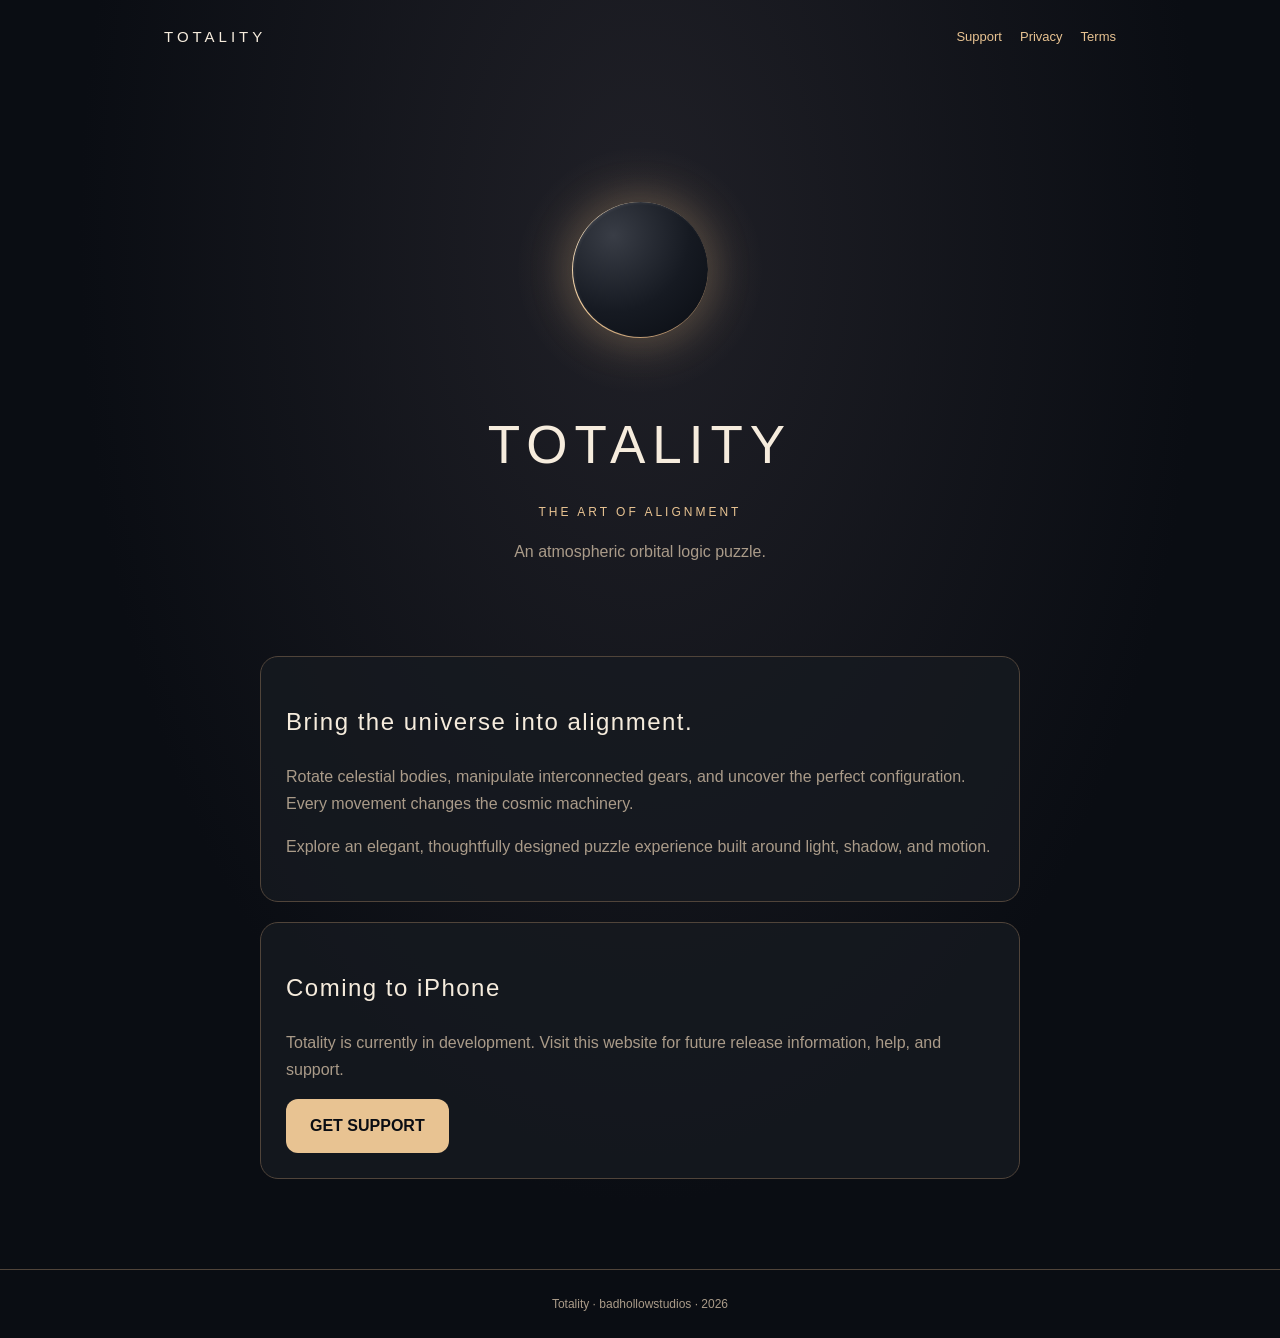
<file: index.html>
<!doctype html>
<html lang="en">
<head>
  <meta charset="utf-8">
  <meta name="viewport" content="width=device-width, initial-scale=1">
  <meta name="theme-color" content="#0a0d13">
  <meta name="description" content="Totality is an atmospheric orbital logic puzzle game featuring celestial alignments, interconnected gears, and eclipses.">
  <title>Totality — The Art of Alignment</title>
  <link rel="stylesheet" href="styles.css">
</head>
<body>
  <header class="site-header">
    <a class="brand" href="./">TOTALITY</a>
    <nav aria-label="Main navigation">
      <a href="support.html">Support</a>
      <a href="privacy.html">Privacy</a>
      <a href="terms.html">Terms</a>
    </nav>
  </header>

  <main>
    <section class="hero">
      <div class="eclipse" role="img" aria-label="Animated solar eclipse">
        <div class="sun"></div>
        <div class="moon"></div>
      </div>
      <h1>TOTALITY</h1>
      <p class="subtitle">THE ART OF ALIGNMENT</p>
      <p>An atmospheric orbital logic puzzle.</p>
    </section>

    <section class="card">
      <h2>Bring the universe into alignment.</h2>
      <p>
        Rotate celestial bodies, manipulate interconnected
        gears, and uncover the perfect configuration.
        Every movement changes the cosmic machinery.
      </p>
      <p>
        Explore an elegant, thoughtfully designed puzzle
        experience built around light, shadow, and motion.
      </p>
    </section>

    <section class="card">
      <h2>Coming to iPhone</h2>
      <p>
        Totality is currently in development.
        Visit this website for future release information,
        help, and support.
      </p>
      <a class="button" href="support.html">GET SUPPORT</a>
    </section>
  </main>

  <footer>
    Totality · badhollowstudios · 2026
  </footer>
</body>
</html>
</file>
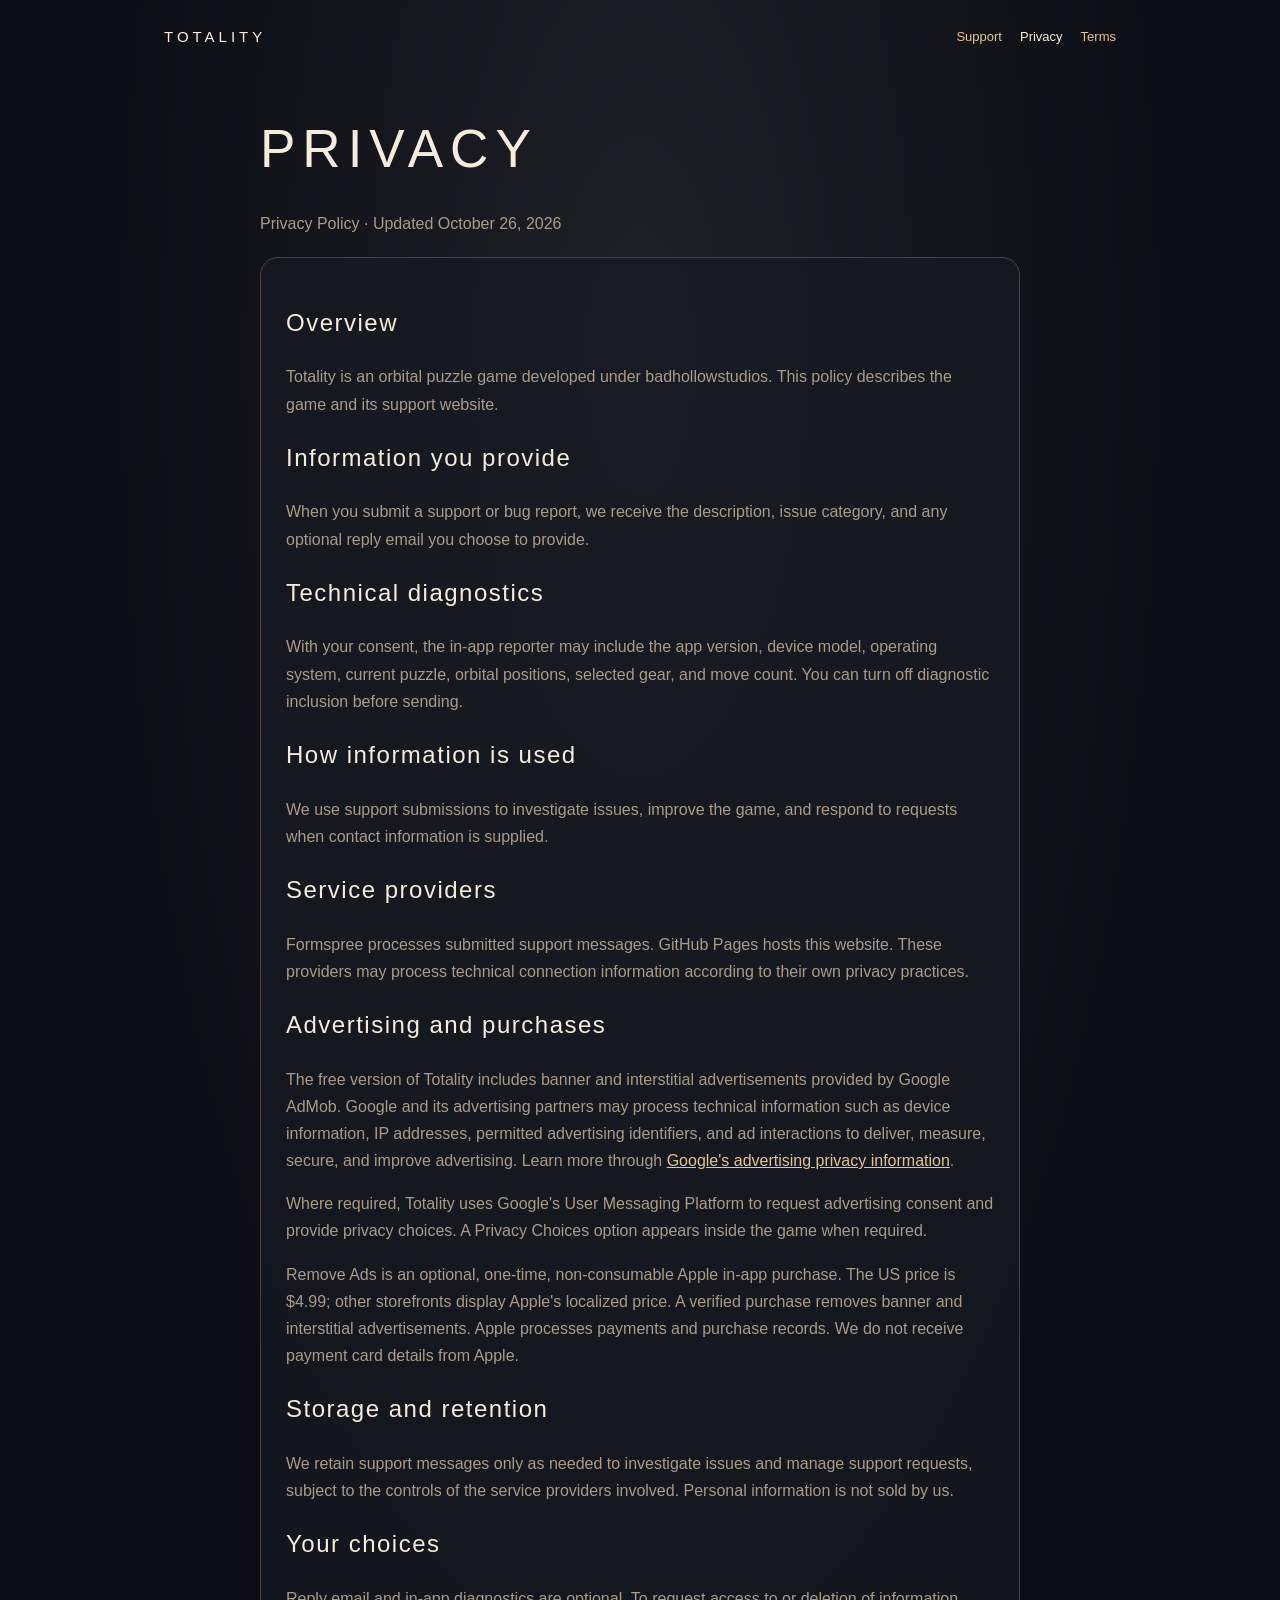
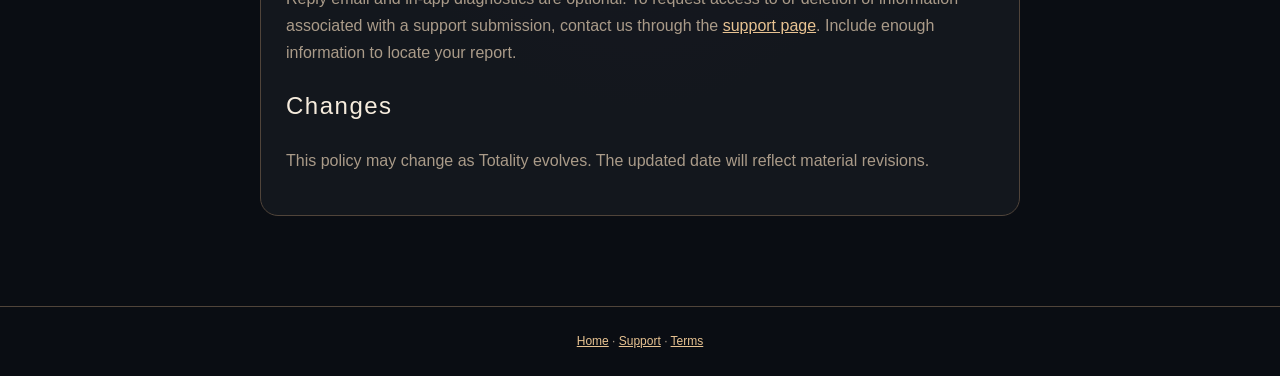
<file: privacy.html>
<!doctype html>
<html lang="en">
<head>
  <meta charset="utf-8">
  <meta name="viewport" content="width=device-width, initial-scale=1">
  <meta name="theme-color" content="#0a0d13">
  <title>Privacy Policy — Totality</title>
  <link rel="stylesheet" href="styles.css">
</head>
<body>
  <header class="site-header">
    <a class="brand" href="./">TOTALITY</a>
    <nav aria-label="Main navigation">
      <a href="support.html">Support</a>
      <a href="privacy.html" aria-current="page">Privacy</a>
      <a href="terms.html">Terms</a>
    </nav>
  </header>

  <main>
    <h1>PRIVACY</h1>
    <p>Privacy Policy · Updated October 26, 2026</p>

    <section class="card">
      <h2>Overview</h2>
      <p>
        Totality is an orbital puzzle game developed
        under badhollowstudios. This policy describes
        the game and its support website.
      </p>

      <h2>Information you provide</h2>
      <p>
        When you submit a support or bug report, we receive
        the description, issue category, and any optional
        reply email you choose to provide.
      </p>

      <h2>Technical diagnostics</h2>
      <p>
        With your consent, the in-app reporter may include
        the app version, device model, operating system,
        current puzzle, orbital positions, selected gear,
        and move count. You can turn off diagnostic
        inclusion before sending.
      </p>

      <h2>How information is used</h2>
      <p>
        We use support submissions to investigate issues,
        improve the game, and respond to requests when
        contact information is supplied.
      </p>

      <h2>Service providers</h2>
      <p>
        Formspree processes submitted support messages.
        GitHub Pages hosts this website. These providers
        may process technical connection information
        according to their own privacy practices.
      </p>

      <h2>Advertising and purchases</h2>
      <p>
        The free version of Totality includes banner and
        interstitial advertisements provided by Google AdMob.
        Google and its advertising partners may process
        technical information such as device information,
        IP addresses, permitted advertising identifiers,
        and ad interactions to deliver, measure, secure,
        and improve advertising.
        Learn more through
        <a href="https://policies.google.com/technologies/ads">Google's advertising privacy information</a>.
      </p>
      <p>
        Where required, Totality uses Google's User Messaging
        Platform to request advertising consent and provide
        privacy choices. A Privacy Choices option appears
        inside the game when required.
      </p>
      <p>
        Remove Ads is an optional, one-time, non-consumable
        Apple in-app purchase. The US price is $4.99;
        other storefronts display Apple's localized price.
        A verified purchase removes banner and interstitial
        advertisements. Apple processes payments and
        purchase records. We do not receive payment card
        details from Apple.
      </p>
      <h2>Storage and retention</h2>
      <p>
        We retain support messages only as needed to
        investigate issues and manage support requests,
        subject to the controls of the service providers
        involved. Personal information is not sold by us.
      </p>

      <h2>Your choices</h2>
      <p>
        Reply email and in-app diagnostics are optional.
        To request access to or deletion of information
        associated with a support submission, contact us
        through the <a href="support.html">support page</a>.
        Include enough information to locate your report.
      </p>

      <h2>Changes</h2>
      <p>
        This policy may change as Totality evolves.
        The updated date will reflect material revisions.
      </p>
    </section>
  </main>

  <footer>
    <a href="./">Home</a> ·
    <a href="support.html">Support</a> ·
    <a href="terms.html">Terms</a>
  </footer>
</body>
</html>
</file>
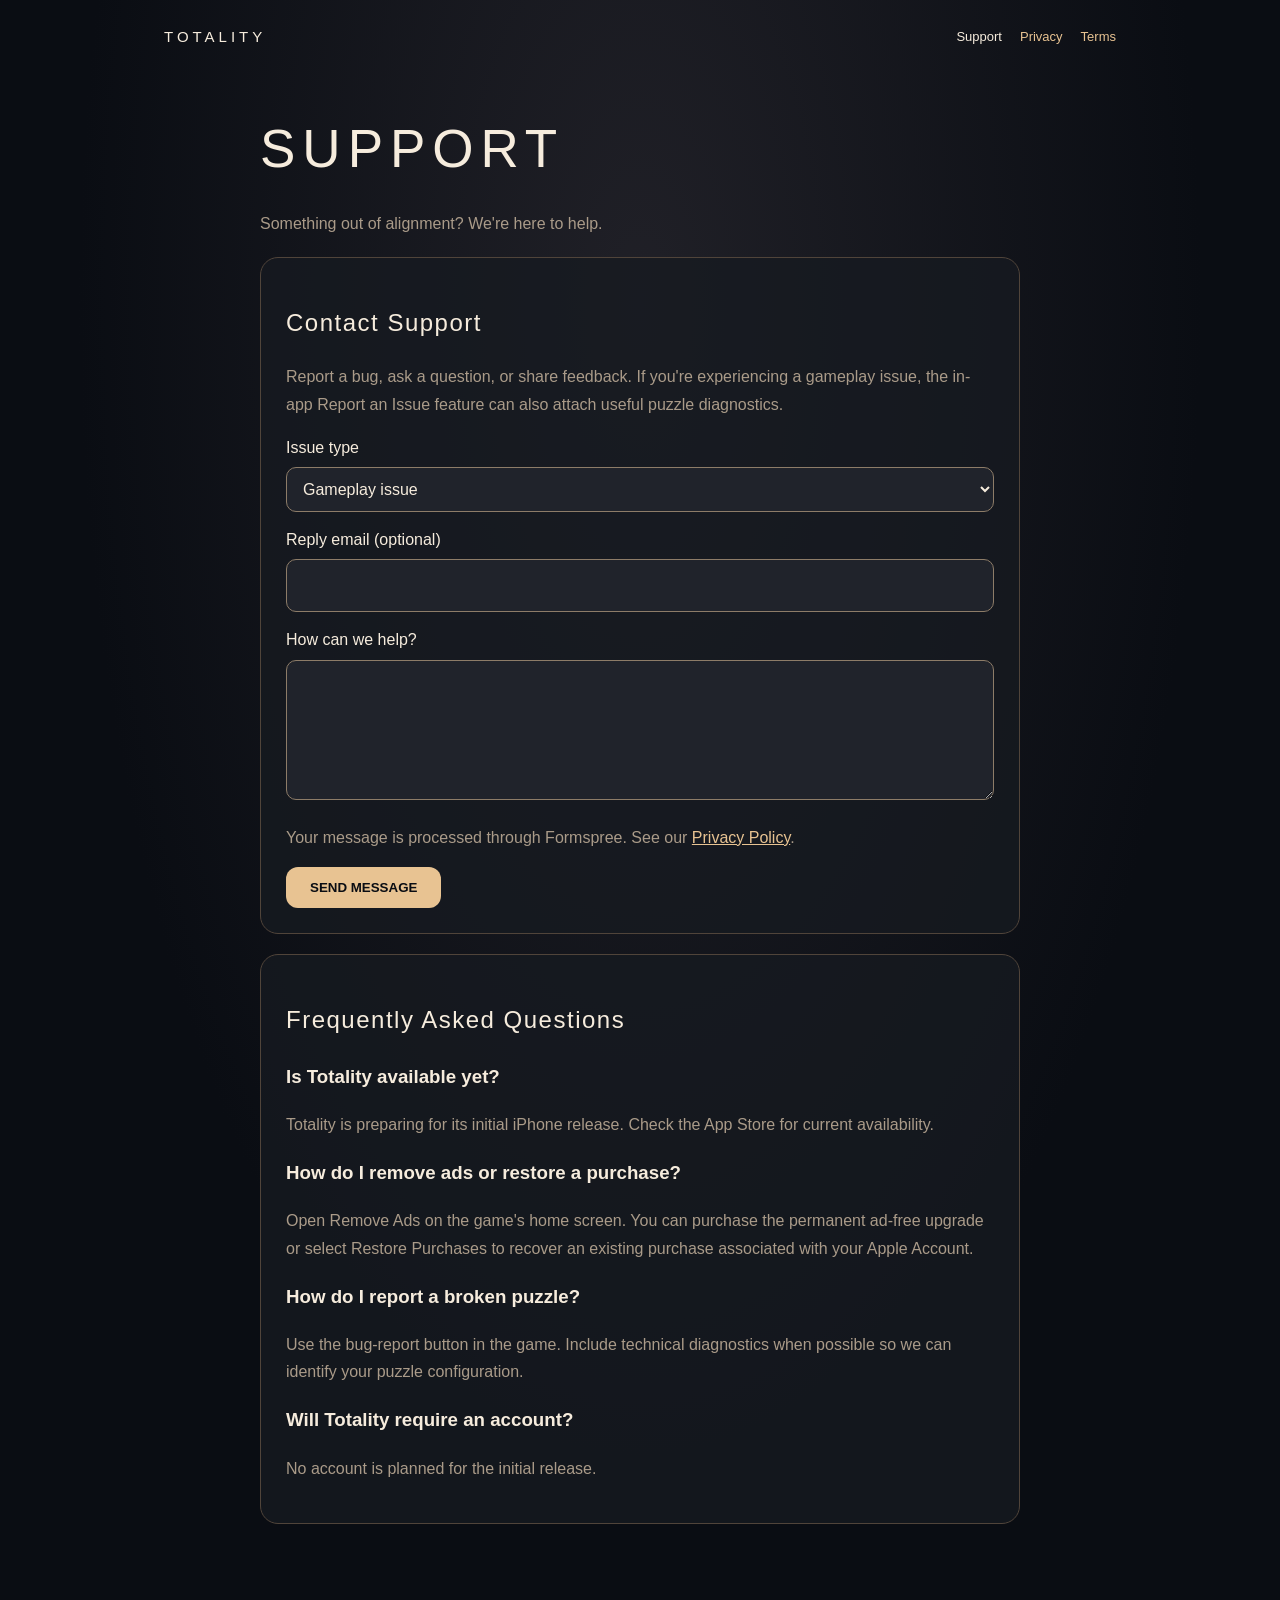
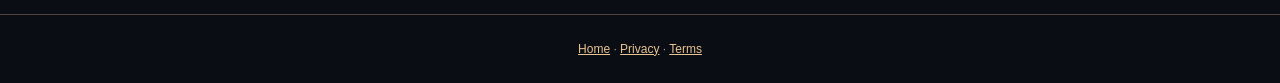
<file: support.html>
<!doctype html>
<html lang="en">
<head>
  <meta charset="utf-8">
  <meta name="viewport" content="width=device-width, initial-scale=1">
  <meta name="theme-color" content="#0a0d13">
  <title>Support — Totality</title>
  <link rel="stylesheet" href="styles.css">
</head>
<body>
  <header class="site-header">
    <a class="brand" href="./">TOTALITY</a>
    <nav aria-label="Main navigation">
      <a href="support.html" aria-current="page">Support</a>
      <a href="privacy.html">Privacy</a>
      <a href="terms.html">Terms</a>
    </nav>
  </header>

  <main>
    <h1>SUPPORT</h1>
    <p>Something out of alignment? We're here to help.</p>

    <section class="card">
      <h2>Contact Support</h2>
      <p>
        Report a bug, ask a question, or share feedback.
        If you're experiencing a gameplay issue, the
        in-app Report an Issue feature can also attach
        useful puzzle diagnostics.
      </p>

      <form action="https://formspree.io/f/xljgypbb" method="POST">
        <input type="hidden" name="_subject"
               value="Totality website support request">
        <input type="hidden" name="source"
               value="Totality Support Website">

        <div hidden aria-hidden="true">
          <label for="gotcha">Leave this blank</label>
          <input id="gotcha" name="_gotcha" tabindex="-1">
        </div>

        <label for="category">Issue type</label>
        <select id="category" name="category">
          <option>Gameplay issue</option>
          <option>Technical issue</option>
          <option>Advertising or purchases</option>
          <option>General question</option>
          <option>Feedback</option>
          <option>Privacy request</option>
        </select>

        <label for="email">Reply email (optional)</label>
        <input id="email" type="email" name="email"
               autocomplete="email">

        <label for="message">How can we help?</label>
        <textarea id="message" name="message"
                  required minlength="12" maxlength="2000"></textarea>

        <p>
          Your message is processed through Formspree.
          See our <a href="privacy.html">Privacy Policy</a>.
        </p>

        <button class="button" type="submit">SEND MESSAGE</button>
      </form>
    </section>

    <section class="card">
      <h2>Frequently Asked Questions</h2>
      <h3>Is Totality available yet?</h3>
      <p>
        Totality is preparing for its initial iPhone release.
        Check the App Store for current availability.
      </p>
      <h3>How do I remove ads or restore a purchase?</h3>
      <p>
        Open Remove Ads on the game's home screen. You can
        purchase the permanent ad-free upgrade or select
        Restore Purchases to recover an existing purchase
        associated with your Apple Account.
      </p>
      <h3>How do I report a broken puzzle?</h3>
      <p>
        Use the bug-report button in the game. Include
        technical diagnostics when possible so we can
        identify your puzzle configuration.
      </p>
      <h3>Will Totality require an account?</h3>
      <p>
        No account is planned for the initial release.
      </p>
    </section>
  </main>

  <footer>
    <a href="./">Home</a> ·
    <a href="privacy.html">Privacy</a> ·
    <a href="terms.html">Terms</a>
  </footer>
</body>
</html>
</file>
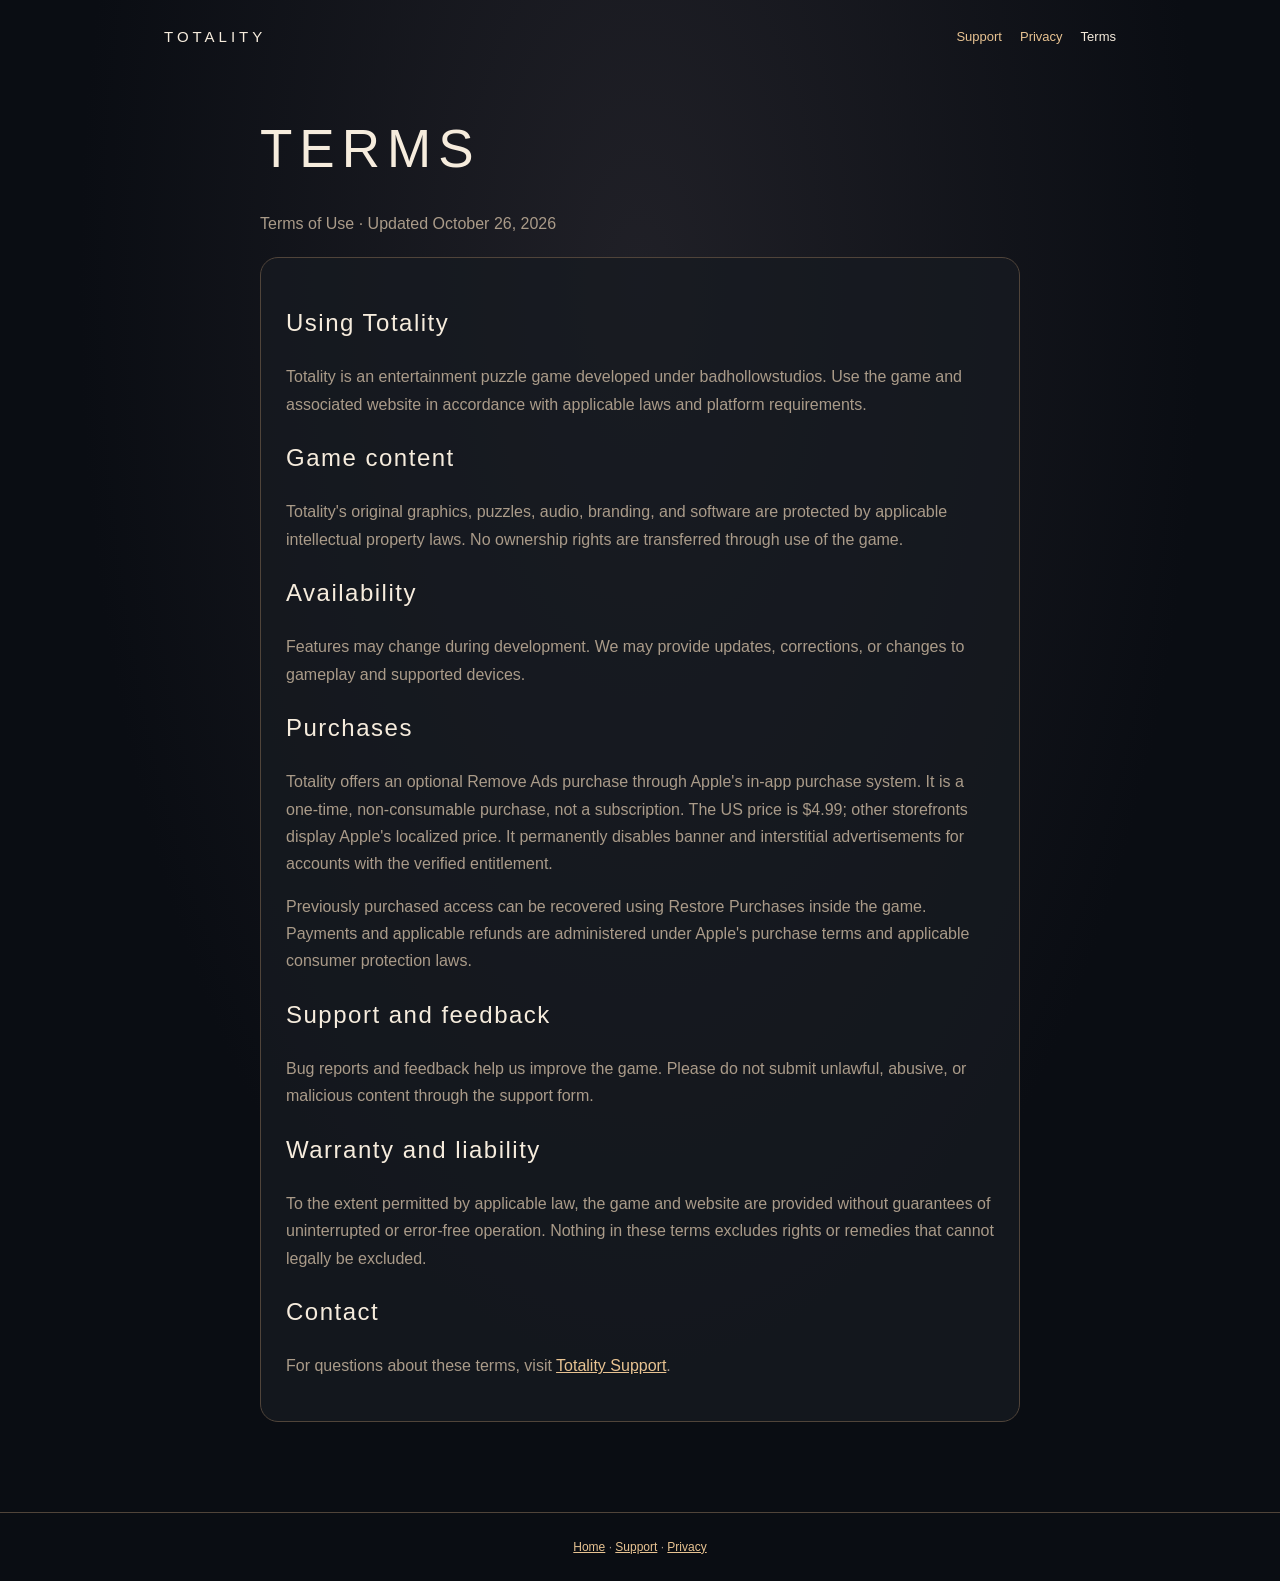
<file: terms.html>
<!doctype html>
<html lang="en">
<head>
  <meta charset="utf-8">
  <meta name="viewport" content="width=device-width, initial-scale=1">
  <meta name="theme-color" content="#0a0d13">
  <title>Terms of Use — Totality</title>
  <link rel="stylesheet" href="styles.css">
</head>
<body>
  <header class="site-header">
    <a class="brand" href="./">TOTALITY</a>
    <nav aria-label="Main navigation">
      <a href="support.html">Support</a>
      <a href="privacy.html">Privacy</a>
      <a href="terms.html" aria-current="page">Terms</a>
    </nav>
  </header>

  <main>
    <h1>TERMS</h1>
    <p>Terms of Use · Updated October 26, 2026</p>

    <section class="card">
      <h2>Using Totality</h2>
      <p>
        Totality is an entertainment puzzle game
        developed under badhollowstudios. Use the game
        and associated website in accordance with
        applicable laws and platform requirements.
      </p>

      <h2>Game content</h2>
      <p>
        Totality's original graphics, puzzles, audio,
        branding, and software are protected by
        applicable intellectual property laws.
        No ownership rights are transferred through
        use of the game.
      </p>

      <h2>Availability</h2>
      <p>
        Features may change during development.
        We may provide updates, corrections, or
        changes to gameplay and supported devices.
      </p>

      <h2>Purchases</h2>
      <p>
        Totality offers an optional Remove Ads purchase
        through Apple's in-app purchase system. It is a
        one-time, non-consumable purchase, not a subscription.
        The US price is $4.99; other storefronts display
        Apple's localized price. It permanently disables
        banner and interstitial advertisements for accounts
        with the verified entitlement.
      </p>
      <p>
        Previously purchased access can be recovered using
        Restore Purchases inside the game. Payments and
        applicable refunds are administered under Apple's
        purchase terms and applicable consumer protection laws.
      </p>
      <h2>Support and feedback</h2>
      <p>
        Bug reports and feedback help us improve
        the game. Please do not submit unlawful,
        abusive, or malicious content through the
        support form.
      </p>

      <h2>Warranty and liability</h2>
      <p>
        To the extent permitted by applicable law,
        the game and website are provided without
        guarantees of uninterrupted or error-free
        operation. Nothing in these terms excludes
        rights or remedies that cannot legally
        be excluded.
      </p>

      <h2>Contact</h2>
      <p>
        For questions about these terms, visit
        <a href="support.html">Totality Support</a>.
      </p>
    </section>
  </main>

  <footer>
    <a href="./">Home</a> ·
    <a href="support.html">Support</a> ·
    <a href="privacy.html">Privacy</a>
  </footer>
</body>
</html>
</file>
<file: styles.css>
:root {
  color-scheme: dark;
  --background: #0a0d13;
  --surface: #171a21;
  --gold: #e8c392;
  --ivory: #f6ecdd;
  --muted: #aa9b89;
  --border: #50443a;
}

* { box-sizing: border-box; }

body {
  margin: 0;
  min-height: 100vh;
  background: radial-gradient(ellipse at 50% 18%,
    #202027 0%, var(--background) 62%);
  color: var(--ivory);
  font-family: -apple-system, BlinkMacSystemFont,
    "Segoe UI", sans-serif;
  font-weight: 300;
  line-height: 1.7;
}

a { color: var(--gold); }

.site-header {
  max-width: 1000px;
  margin: auto;
  padding: 24px;
  display: flex;
  justify-content: space-between;
  align-items: center;
  gap: 20px;
}

.brand {
  color: var(--ivory);
  text-decoration: none;
  letter-spacing: 4px;
  font-size: 15px;
}

nav { display: flex; flex-wrap: wrap; gap: 18px; }
nav a { text-decoration: none; font-size: 13px; }
nav a:hover, nav a[aria-current="page"] {
  color: var(--ivory);
}

main {
  width: min(100% - 40px, 760px);
  margin: 30px auto 90px;
}

.hero {
  text-align: center;
  padding: 36px 0 55px;
}

.eclipse {
  position: relative;
  width: 260px;
  height: 260px;
  margin: auto;
  display: grid;
  place-items: center;
}

.eclipse::before {
  content: "";
  position: absolute;
  inset: 8px;
  border-radius: 50%;
  background: radial-gradient(circle,
    #e8c39249, #e8c39209 55%, transparent 72%);
}

.sun {
  position: absolute;
  width: 136px;
  height: 136px;
  border-radius: 50%;
  background: radial-gradient(circle at 30% 30%,
    #fff4df, #e8c392 55%, #866247);
  box-shadow: 0 0 45px #d8aa7238;
}

.moon {
  position: absolute;
  width: 135px;
  height: 135px;
  border-radius: 50%;
  background: radial-gradient(circle at 30% 25%,
    #393d46, #161a22 55%, #090c12);
  box-shadow: inset 1px 1px 3px #a7aab026;
  animation: orbit-transit 36s ease-in-out infinite alternate;
}

@keyframes orbit-transit {
  0% { transform: translateX(-150px); }
  50% { transform: translateX(0); }
  100% { transform: translateX(150px); }
}

h1 {
  font-size: clamp(32px, 6vw, 53px);
  letter-spacing: 7px;
  font-weight: 200;
  margin: 0;
}

h2 { font-weight: 300; letter-spacing: 1.5px; }

.subtitle {
  color: var(--gold);
  letter-spacing: 3px;
  font-size: 12px;
}

p, li { color: var(--muted); }

.card {
  background: #171a21c7;
  border: 1px solid var(--border);
  border-radius: 18px;
  padding: 25px;
  margin: 20px 0;
}

.button {
  display: inline-block;
  padding: 13px 24px;
  border-radius: 12px;
  background: var(--gold);
  color: var(--background);
  text-decoration: none;
  font-weight: 600;
  border: 0;
  cursor: pointer;
}

input, select, textarea {
  width: 100%;
  background: #20232b;
  color: var(--ivory);
  border: 1px solid #8d7c68;
  border-radius: 10px;
  padding: 12px;
  font: inherit;
}

label { display: block; margin: 14px 0 6px; }

textarea { min-height: 140px; resize: vertical; }

footer {
  padding: 24px;
  text-align: center;
  border-top: 1px solid var(--border);
  color: var(--muted);
  font-size: 12px;
}

:focus-visible {
  outline: 2px solid var(--gold);
  outline-offset: 4px;
}

@media (max-width: 600px) {
  .site-header { flex-direction: column; }
  main { margin-top: 12px; }
  .hero { padding-top: 8px; }
  .card { padding: 19px; }
}

@media (prefers-reduced-motion: reduce) {
  .moon { animation: none; transform: translateX(42px); }
}
</file>
